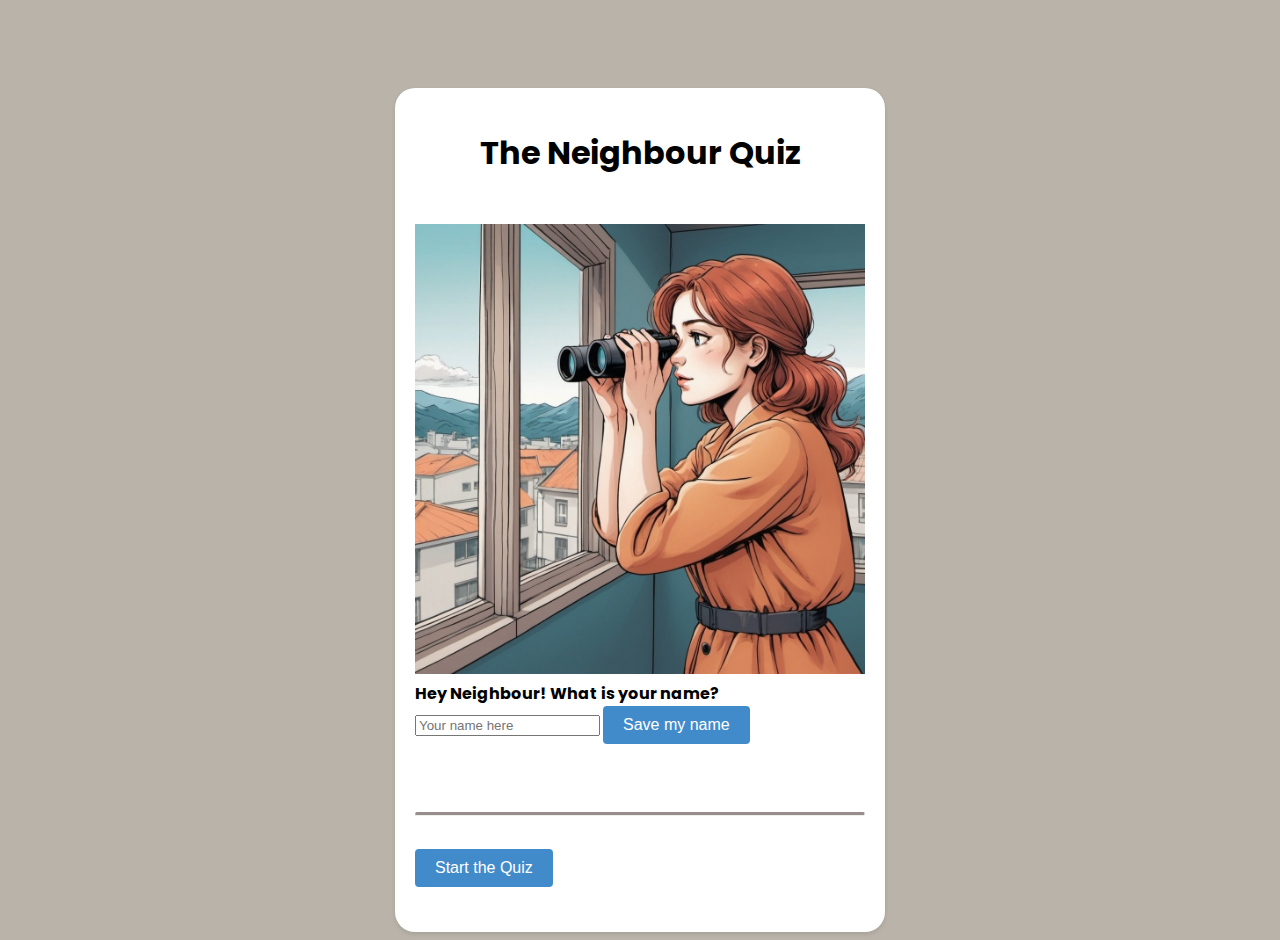
<file: index.html>
<!DOCTYPE html>
<html lang="en">
<head>
    <meta charset="UTF-8">
    <meta name="viewport" content="width=device-width, initial-scale=1.0">
    <title>Neighbour Quiz</title>
    <link rel="stylesheet" href="static/style.css">
</head>
<body>
    <div class="container">
        <h1 id="title"> The Neighbour Quiz </h1>
        <br>
        <img src="static/neighbour.png" id = "image" alt="neighbour">
        
        
        <div id="welcome">

            Hey Neighbour! What is your name? <br>
                        
            <input type="text" id = "nameQuery" placeholder = "Your name here" name = "nameQuery">
            <input type="button" value = "Save my name" id ="addButton"> <br> <br>
            
        </div> 
         <br>
         <hr class="divider">
         <br>
          <form action="/quiz.html"> 
          <input type="submit" value="Start the Quiz" id="startbutton" />
        </form>
        <br>
        
    </div>

    <script src="static/script.js"></script>
</body>
</html>
</file>
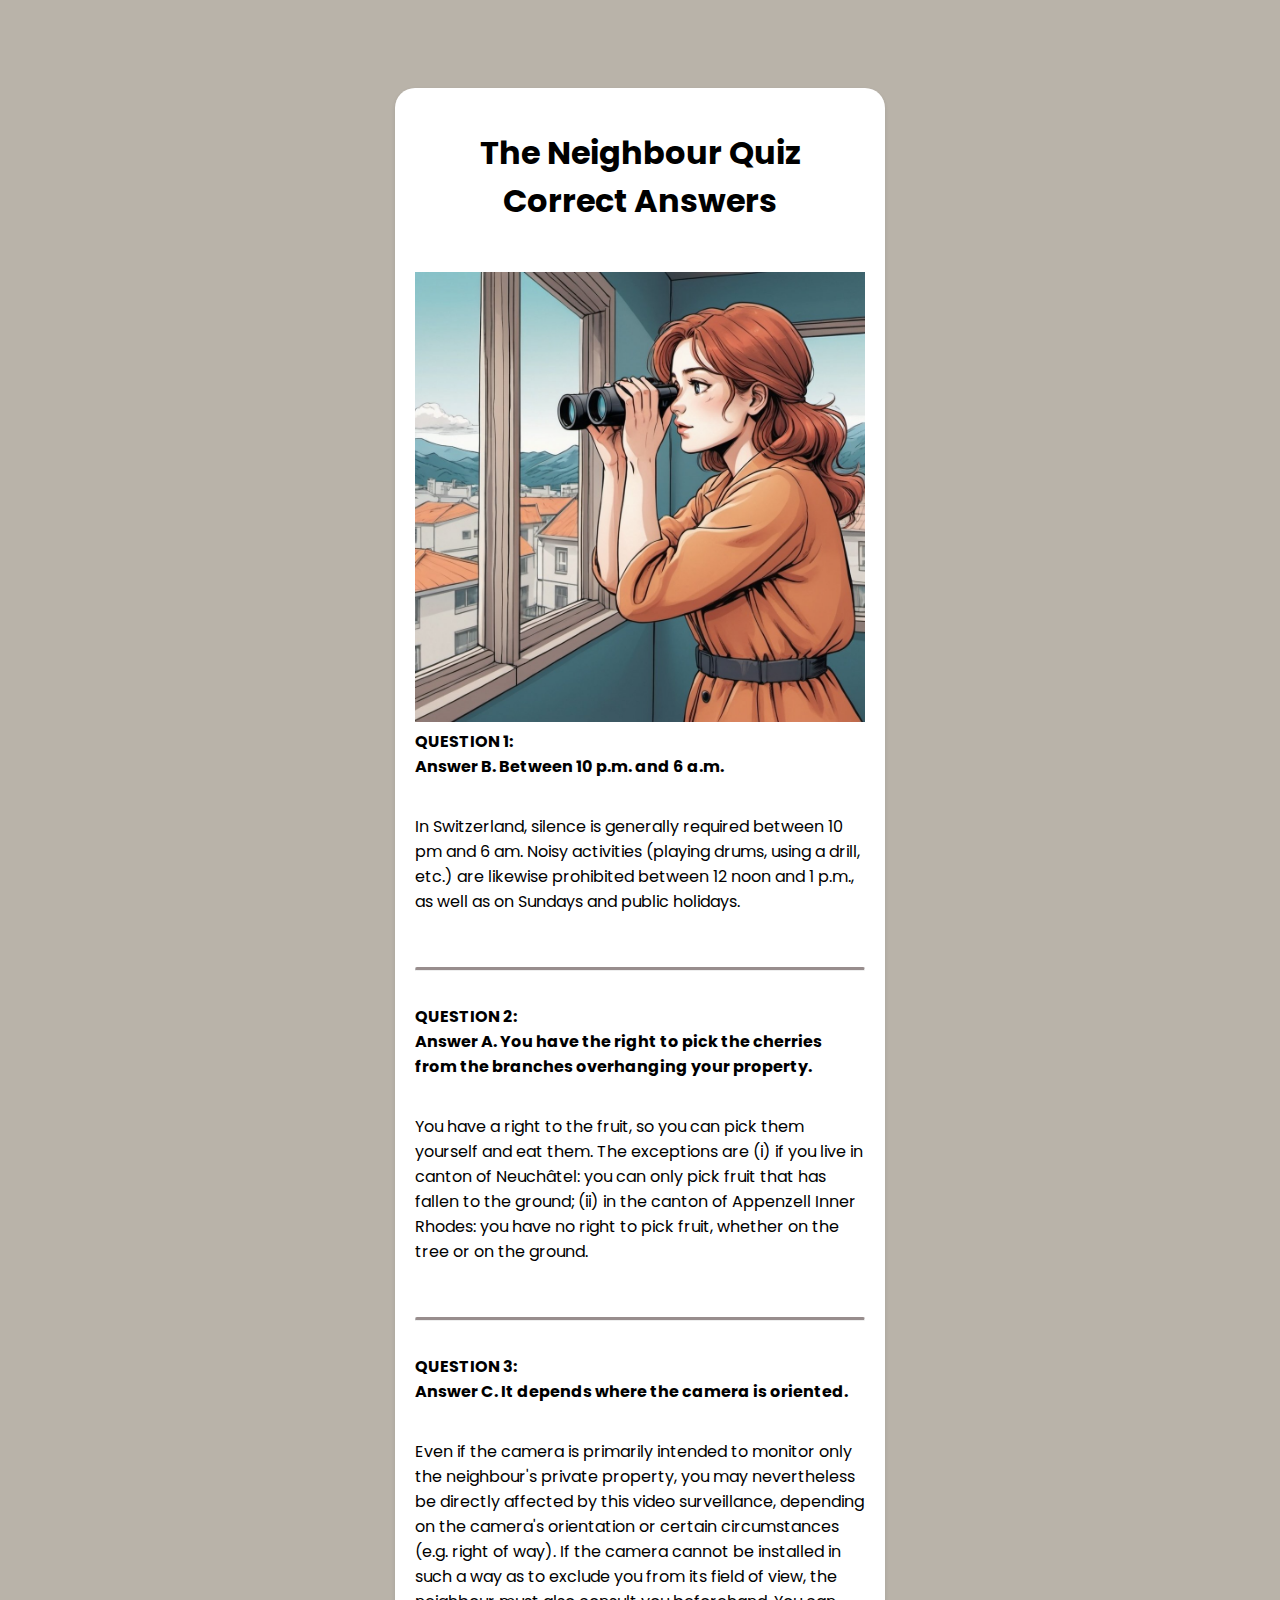
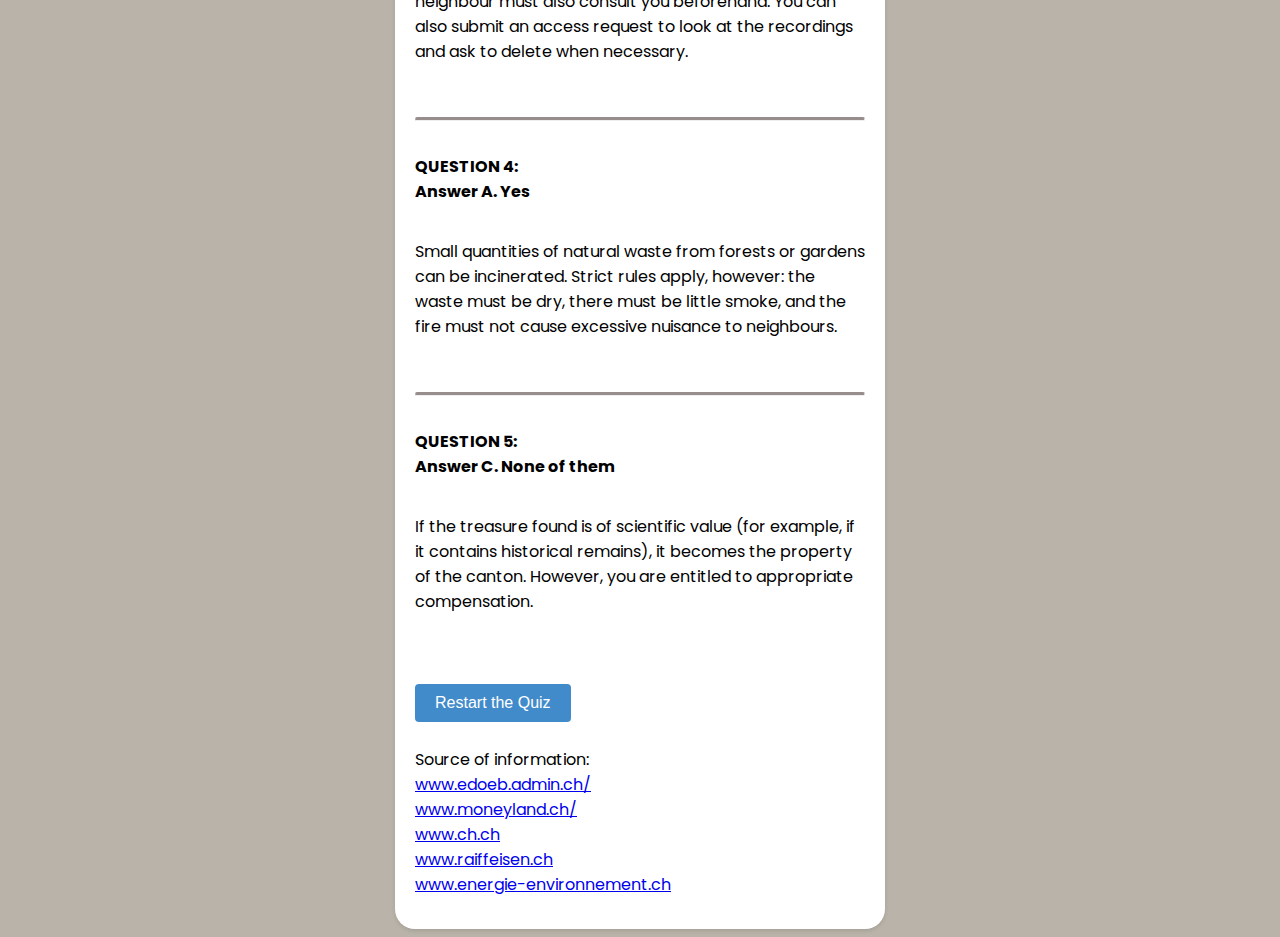
<file: answers.html>
<!DOCTYPE html>
<html lang="en">
<head>
    <meta charset="UTF-8">
    <meta name="viewport" content="width=device-width, initial-scale=1.0">
    <title>Neighbour Quiz</title>
    <link rel="stylesheet" href="static/style.css">
</head>
<body>
    <div class="container">
        <h1 id="title"> The Neighbour Quiz <br> Correct Answers</h1>
        <br>
        <img src="static/neighbour.png" id = "image" alt="neighbour"> <br>
        
        <div  class="question">
    
            QUESTION 1: <br>
            Answer B. Between 10 p.m. and 6 a.m. 
        </div>
        <br>
        <div class="options">
            
            In Switzerland, silence is generally required between 10 pm and 6 am. Noisy activities (playing drums, using a drill, etc.) are likewise prohibited between 12 noon and 1 p.m., as well as on Sundays and public holidays.
    
        </div>
    
        <br>
        <hr class="divider">
        <br>

        <div  class="question">
    
            QUESTION 2:  <br>
            Answer A. You have the right to pick the cherries from the branches overhanging your property.<br>        </div>
        <br>
        <div class="options">
           
           You have a right to the fruit, so you can pick them yourself and eat them. The exceptions are (i) if you live in canton of Neuchâtel: you can only pick fruit that has fallen to the ground; (ii) in the canton of Appenzell Inner Rhodes: you have no right to pick fruit, whether on the tree or on the ground.

        </div>                               
        <br>
        <hr class="divider">
        <br>
        <div  class="question">
    
            QUESTION 3: <br> 
            Answer C. It depends where the camera is oriented.
        </div>
        <br>
        <div class="options">
            Even if the camera is primarily intended to monitor only the neighbour's private property, you may nevertheless be directly affected by this video surveillance, depending on the camera's orientation or certain circumstances (e.g. right of way). If the camera cannot be installed in such a way as to exclude you from its field of view, the neighbour must also consult you beforehand. You can also submit an access request to look at the recordings and ask to delete when necessary.

            <br>
            
        </div>
                        
        <br>
        <hr class="divider">
        <br>
        <div  class="question">
    
            QUESTION 4: <br>
            Answer A. Yes
        </div>
        <br>
        <div class="options">
            Small quantities of natural waste from forests or gardens can be incinerated. Strict rules apply, however: the waste must be dry, there must be little smoke, and the fire must not cause excessive nuisance to neighbours.

           
        </div>
        
        <br>
        <hr class="divider">
        <br>
        
        <div  class="question">
    
            QUESTION 5: <br> 
            Answer C. None of them
        </div>
        <br>
        <div class="options">
            If the treasure found is of scientific value (for example, if it contains historical remains), it becomes the property of the canton. However, you are entitled to appropriate compensation.
                       
        </div> <br><br>
      

            <form action="/">
            <input type="submit" value="Restart the Quiz" id="restartbutton2" />
            </form>
        <br>
        
        <div class="sources">
            Source of information: <br>
            <a href="www.edoeb.admin.ch/"> www.edoeb.admin.ch/</a><br>
            <a href="www.moneyland.ch">www.moneyland.ch/</a><br>
            <a href="www.ch.ch">www.ch.ch </a><br>
            <a href="www.raiffeisen.ch">www.raiffeisen.ch</a><br>
            <a href="www.energie-environnement.ch">www.energie-environnement.ch</a><br>

        </div>

    </div>
    
</body>
</html>
</file>
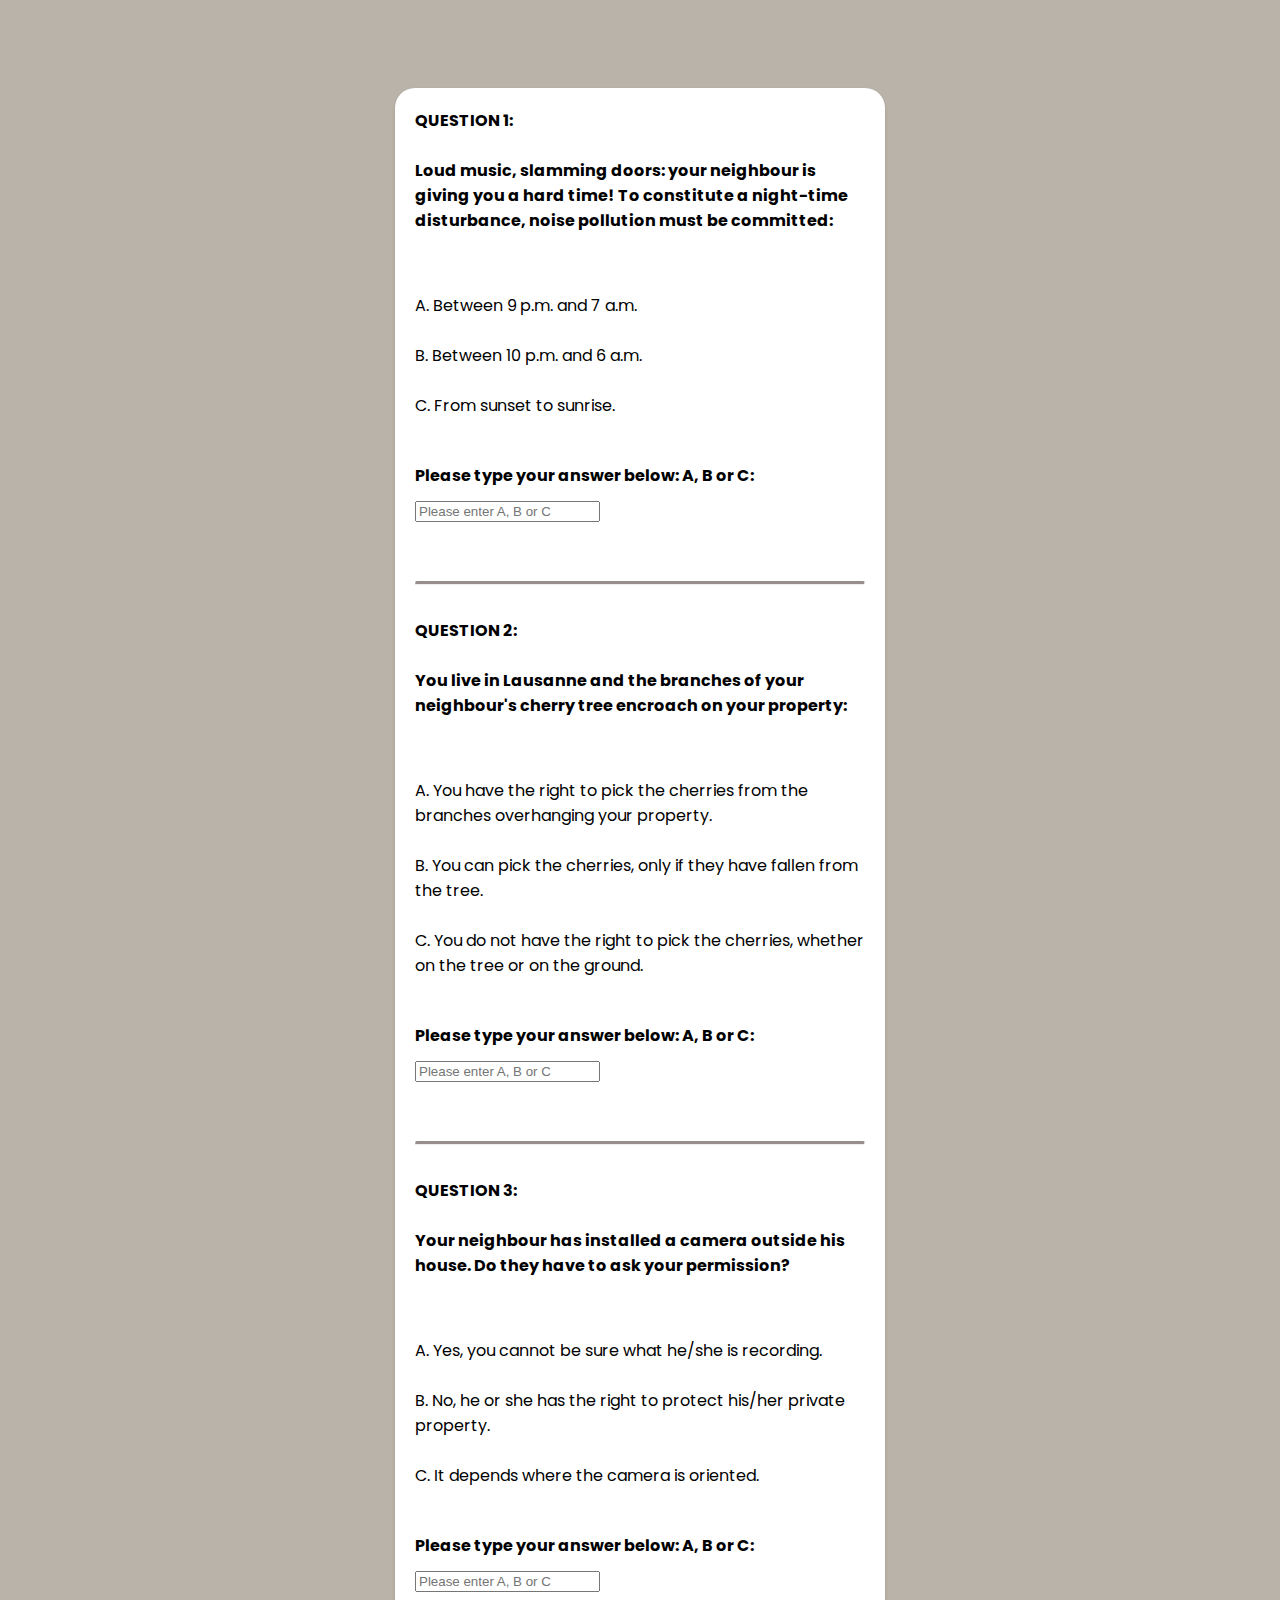
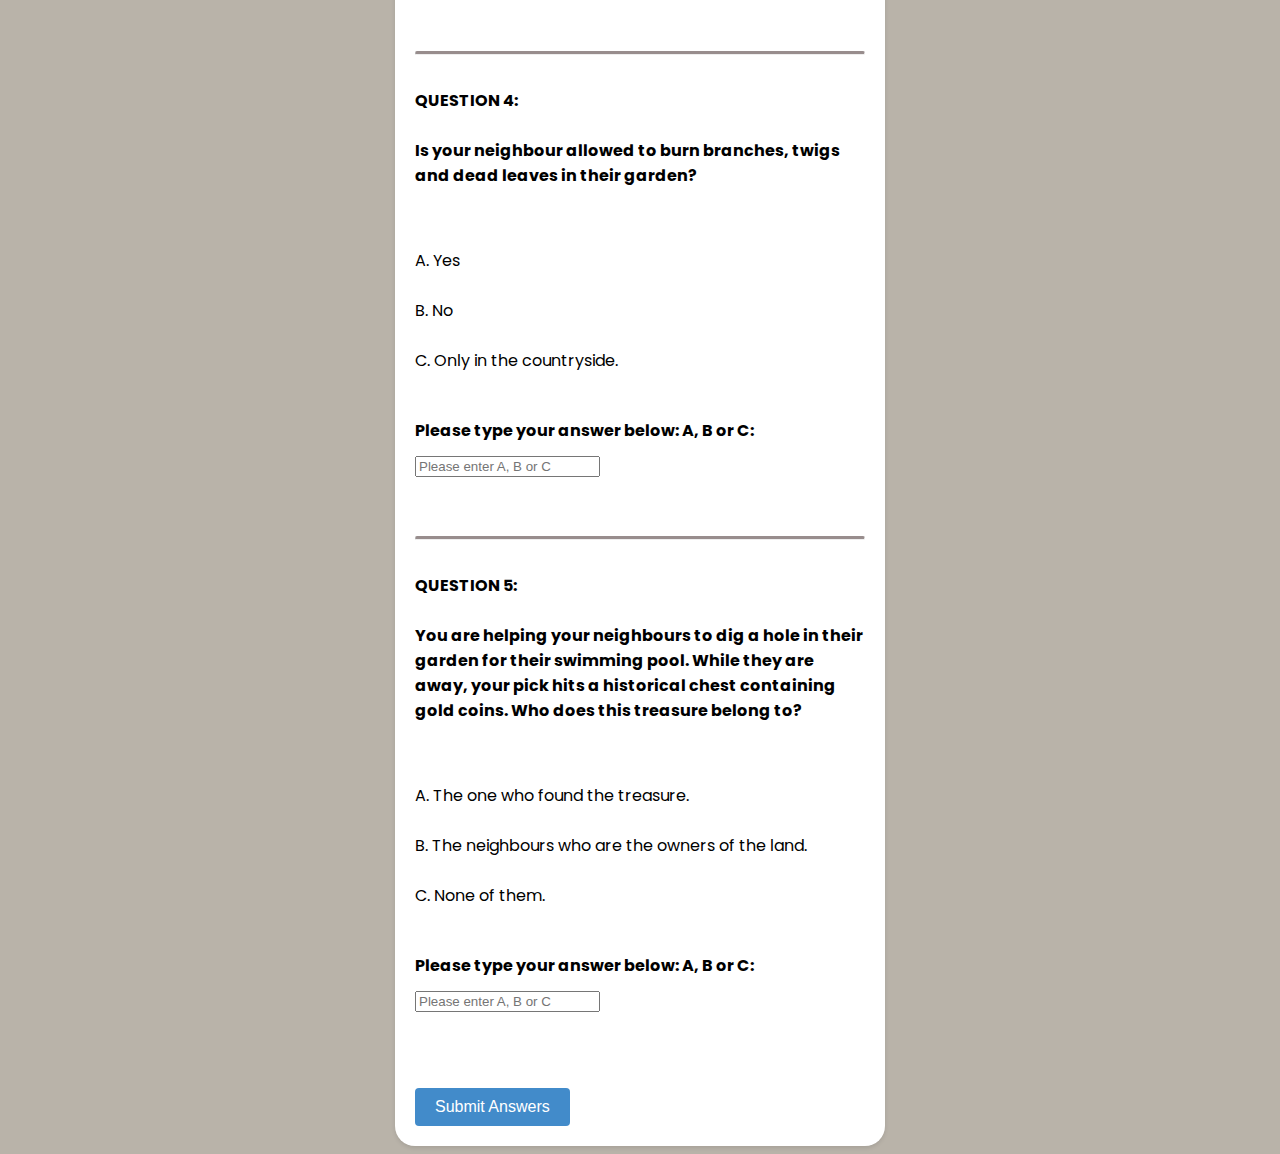
<file: quiz.html>
<!DOCTYPE html>
<html lang="en">
<head>
    <meta charset="UTF-8">
    <meta name="viewport" content="width=device-width, initial-scale=1.0">
    <title>Neighbour Quiz</title>
    <link rel="stylesheet" href="static/style.css">

</head>
<body>
    <header>
        
    </header>
    <div class="container"> 
        <form action="/result.html" method = "get" id = query>
               
            
        <div  class="question">
    
            QUESTION 1: <br><br> 
            Loud music, slamming doors: your neighbour is giving you a hard time! To constitute a night-time disturbance, noise pollution must be committed:

        </div>
        <br><br>
        <div class="options">
            
            A. Between 9 p.m. and 7 a.m. <br><br>
            B. Between 10 p.m. and 6 a.m. <br><br>
            C. From sunset to sunrise. <br><br>
    
        </div>
                        
        <div id="instruction"> Please type your answer below: A, B or C: 

        </div>
                   
            
            <input type="text" id = "query1" placeholder = "Please enter A, B or C" name ="query1"> <br> <br>
            
        

        <br>
        <hr class="divider">
        <br>

        <div  class="question">
    
            QUESTION 2: <br><br> 
            You live in Lausanne and the branches of your neighbour's cherry tree encroach on your property:

        </div>
        <br><br>
        <div class="options">
            A. You have the right to pick the cherries from the branches overhanging your property.<br><br>
            B. You can pick the cherries, only if they have fallen from the tree.<br><br> 
            C. You do not have the right to pick the cherries, whether on the tree or on the ground.<br><br>
              
        </div>
                        
        <div id="instruction"> Please type your answer below: A, B or C: 

        </div>
                   
            
            <input type="text" id = "query2" placeholder = "Please enter A, B or C" name ="query2"> <br> <br>
            

        <br>
        <hr class="divider">
        <br>
        <div  class="question">
    
            QUESTION 3: <br><br> 
            Your neighbour has installed a camera outside his house. Do they have to ask your permission?

        </div>
        <br><br>
        <div class="options">
            
            A. Yes, you cannot be sure what he/she is recording.<br><br>
            B. No, he or she has the right to protect his/her private property.<br><br>
            C. It depends where the camera is oriented.<br><br>
            
        </div>
                        
        <div id="instruction"> Please type your answer below: A, B or C: 

        </div>
                   
            
            <input type="text" id = "query3" placeholder = "Please enter A, B or C" name ="query3"> <br> <br>
            
        

        <br>
        <hr class="divider">
        <br>
        <div  class="question">
    
            QUESTION 4: <br><br> 
            Is your neighbour allowed to burn branches, twigs and dead leaves in their garden?

        </div>
        <br><br>
        <div class="options">
            A. Yes<br><br> 
            B. No<br><br> 
            C. Only in the countryside.<br><br> 
           
        </div>
                        
        <div id="instruction"> Please type your answer below: A, B or C: 

        </div>
                   
            
            <input type="text" id = "query4" placeholder = "Please enter A, B or C" name ="query4"> <br> <br>
            
        

        <br>
        <hr class="divider">
        <br>
        
        <div  class="question">
    
            QUESTION 5: <br><br> 
            You are helping your neighbours to dig a hole in their garden for their swimming pool. While they are away, your pick hits a historical chest containing gold coins. Who does this treasure belong to?

        </div>
        <br><br>
        <div class="options">
            A. The one who found the treasure.<br><br> 
            B. The neighbours who are the owners of the land.<br><br> 
            C. None of them.<br><br> 
                       
        </div>
                        
        <div id="instruction"> Please type your answer below: A, B or C: 

        </div>
                   
            
            <input type="text" id = "query5" placeholder = "Please enter A, B or C" name ="query5"> <br> <br>
            <br><br>

            <input type = "submit" value = "Submit Answers" class="querybutton">
            
        

        </form>      
    </div>
   
</body>
</html>
</file>
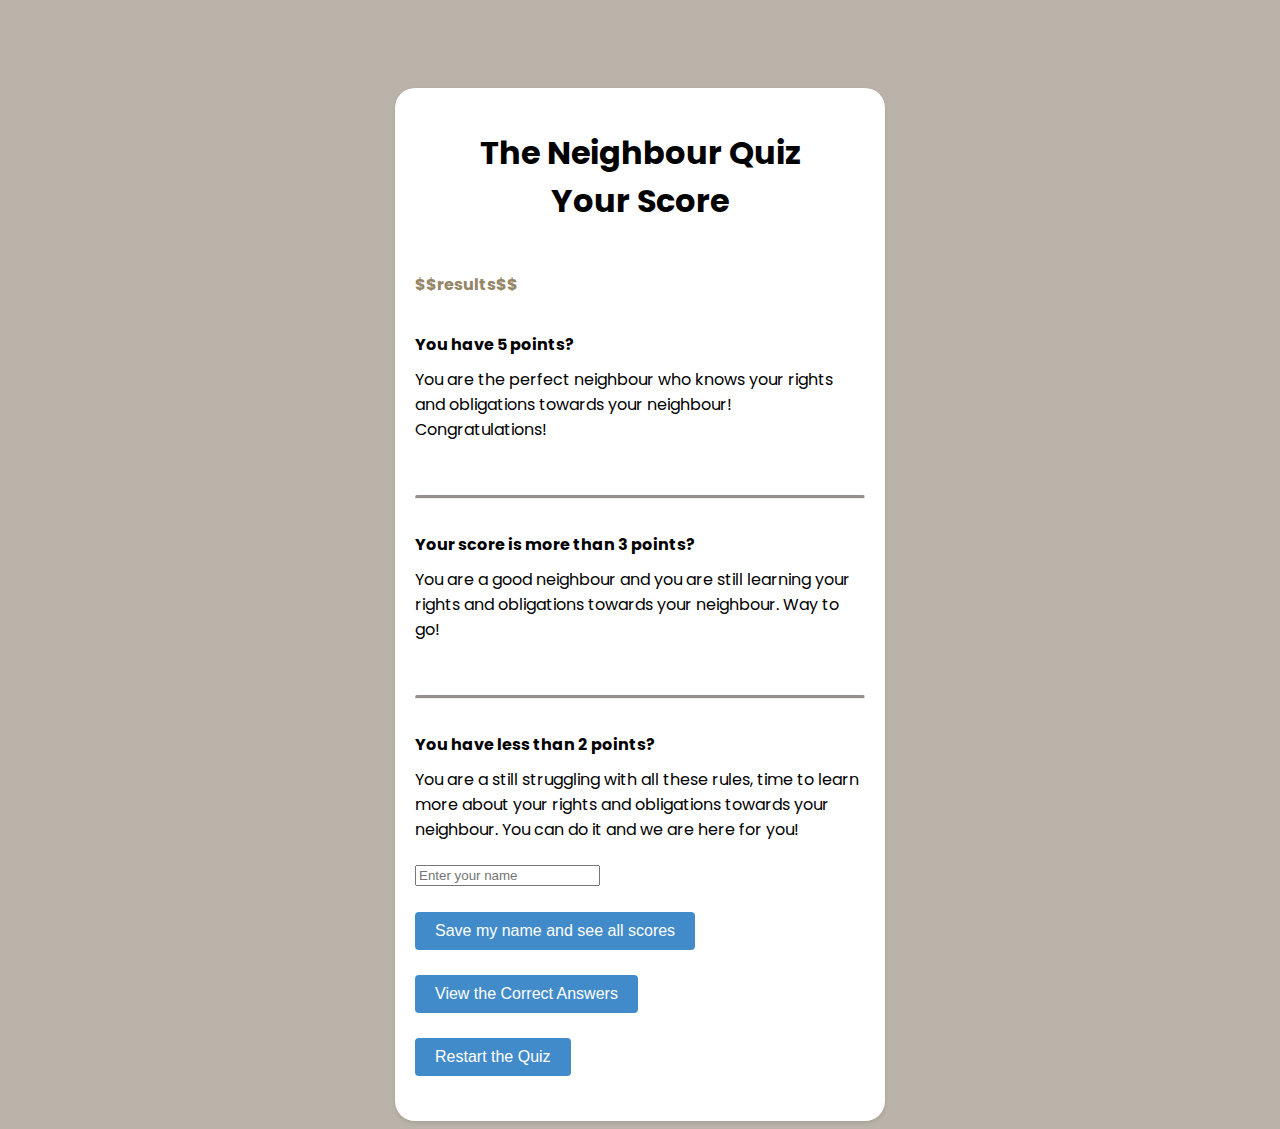
<file: result.html>
<!DOCTYPE html>
<html lang="en">
<head>
    <meta charset="UTF-8">
    <meta name="viewport" content="width=device-width, initial-scale=1.0">
    <title>Neighbour Quiz</title>
    <link rel="stylesheet" href="static/style.css">
</head>
<body>
    <div class="container">
        <h1 id="title"> The Neighbour Quiz <br> Your Score</h1>
        <br>
        <div id="results">
        $$results$$
        </div>
        
        <br>
        <div  class="question">
          You have 5 points? <br>
        </div>
        
        <div class="options">
            You are the perfect neighbour who knows your rights and obligations towards your neighbour! Congratulations!

    
        </div> <br>
        <hr class="divider">
        <br>

        <div  class="question">
    
            Your score is more than 3 points?<br> 
        </div>
        
        <div class="options">
            You are a good neighbour and you are still learning your rights and obligations towards your neighbour. Way to go!

        </div>
        
        <br>
        <hr class="divider">
        <br>
        <div  class="question">
    
            You have less than 2 points? <br> 
            
        </div>
        
        <div class="options">
            
            You are a still struggling with all these rules, time to learn more about your rights and obligations towards your neighbour. You can do it and we are here for you!
        <br>
            
        </div>

        <form action="/scores.html" method = "get" id = query>
            <input type="text" id = "name" placeholder = "Enter your name" name ="name"> <br> <br>
            <input type = "submit" value = "Save my name and see all scores" id="addScoreButton"> <br> <br>
        </form>    

                  
        
        <form action="/answers.html">
            <input type="submit" value="View the Correct Answers" id="answersbutton" />
        </form>
        <br>

               
        <form action="/">
                <input type="submit" value="Restart the Quiz" id="restartbutton1" />
        </form>
            <br>
        
    </div>

</body>
</html>
</file>
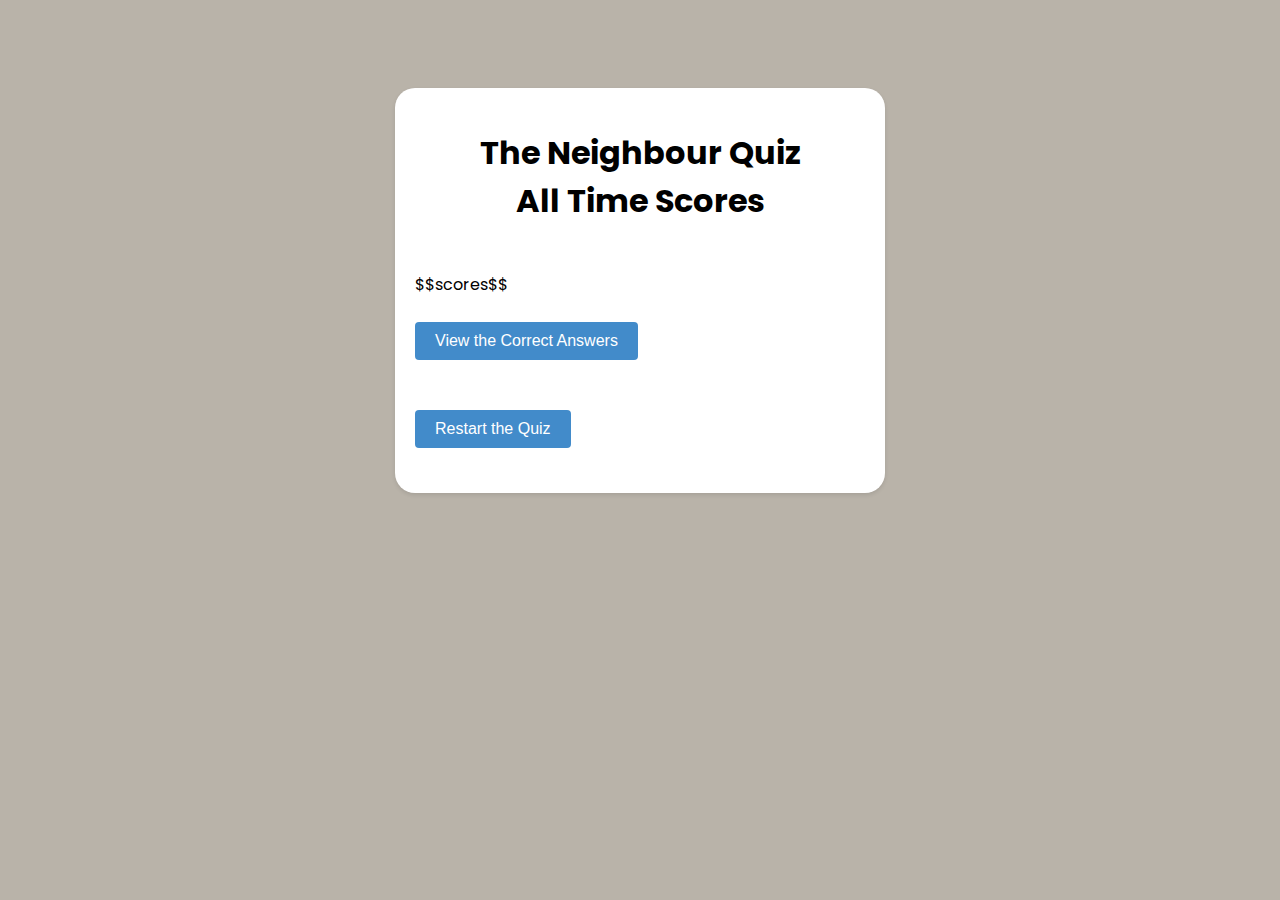
<file: scores.html>
<!DOCTYPE html>
<html lang="en">
<head>
    <meta charset="UTF-8">
    <meta name="viewport" content="width=device-width, initial-scale=1.0">
    <title>Neighbour Quiz</title>
    <link rel="stylesheet" href="static/style.css">
</head>
<body>
    <div class="container">
        <h1 id="title"> The Neighbour Quiz <br> All Time Scores</h1>
        <br>
        <div id="options">
        $$scores$$
        </div>
        
       <br> 
       <form action="/answers.html">
       <input type="submit" value="View the Correct Answers" id="answersbutton" />
       </form>
       <br>
        <br>
                       
        <form action="/">
                <input type="submit" value="Restart the Quiz" id="restartbutton1" />
        </form>
            <br>
        
    </div>

</body>
</html>
</file>
<file: static/style.css>
@import url('https://fonts.googleapis.com/css2?family=Poppins:wght@400;500;700&display=swap');

body {
  font-family: 'Poppins', sans-serif;
  background: #b9b3a9;
  display: flex;
  justify-content: center;
}

.container {
  width: 450px;
  padding: 20px;
  margin-top: 80px;
  background-color: #fff;
  box-shadow: 0 2px 4px rgba(0, 0, 0, 0.1);
  border-radius: 20px;
}

h1 {
  text-align: center;
}

#startbutton {
    display: inline-block;
    padding: 10px 20px;
    background-color: #428bca;
    color: #fff;
    border: none;
    cursor: pointer;
    font-size: 16px;
    border-radius: 4px;
    transition: background-color 0.3s;
    margin-right: 10px;
  }
  
  #startbutton:hover {
    background-color: #3071a9;
  }

  #addButton {
    display: inline-block;
    padding: 10px 20px;
    background-color: #428bca;
    color: #fff;
    border: none;
    cursor: pointer;
    font-size: 16px;
    border-radius: 4px;
    transition: background-color 0.3s;
    margin-right: 10px;
  }
  
  #addButton:hover {
    background-color: #3071a9;
  }
  #image {
    width: 450px;
    height:450px;
   
  }
  
  #welcome {
    font-weight: bold;
    margin-bottom: 10px;
  }

  .question {
    font-weight: bold;
    margin-bottom: 10px;
  }
  
  .options {
    margin-bottom: 20px;
    display: block;
  }
  
  #instruction {
    font-weight: bold;
    margin-bottom: 10px;
  }

  .querybutton {
    display: inline-block;
    padding: 10px 20px;
    background-color: #428bca;
    color: #fff;
    border: none;
    cursor: pointer;
    font-size: 16px;
    border-radius: 4px;
    transition: background-color 0.3s;
    margin-right: 10px;
  }
  
  .querybutton:hover {
    background-color: #3071a9;
  }

  #restartbutton1 {
    display: inline-block;
    padding: 10px 20px;
    background-color: #428bca;
    color: #fff;
    border: none;
    cursor: pointer;
    font-size: 16px;
    border-radius: 4px;
    transition: background-color 0.3s;
    margin-right: 10px;
  }
  
  #restartbutton1:hover {
    background-color: #3071a9;
  }
  #restartbutton2 {
    display: inline-block;
    padding: 10px 20px;
    background-color: #428bca;
    color: #fff;
    border: none;
    cursor: pointer;
    font-size: 16px;
    border-radius: 4px;
    transition: background-color 0.3s;
    margin-right: 10px;
  }
  
  #restartbutton2:hover {
    background-color: #3071a9;
  }
  .divider {
    border-top: 3px solid #988d8d;
    border-radius: 2px;
  }

  .sources {
    margin-bottom: 12px;
    display: block;
  }

  #answersbutton {
    display: inline-block;
    padding: 10px 20px;
    background-color: #428bca;
    color: #fff;
    border: none;
    cursor: pointer;
    font-size: 16px;
    border-radius: 4px;
    transition: background-color 0.3s;
    margin-right: 10px;
  }
  
  #answersbutton:hover {
    background-color: #3071a9;
  }

  #results {
    font-weight: bold;
    margin-bottom: 10px;
    color: #968566;
  }

  #logOutButton {
    display: inline-block;
    padding: 10px 20px;
    background-color: #428bca;
    color: #fff;
    border: none;
    cursor: pointer;
    font-size: 16px;
    border-radius: 4px;
    transition: background-color 0.3s;
    margin-right: 10px;
  }
  
  #logOutButton:hover {
    background-color: #3071a9;
  }

  #addScoreButton {
    display: inline-block;
    padding: 10px 20px;
    background-color: #428bca;
    color: #fff;
    border: none;
    cursor: pointer;
    font-size: 16px;
    border-radius: 4px;
    transition: background-color 0.3s;
    margin-right: 10px;
  }
  
  #addScoreButton:hover {
    background-color: #3071a9;
  }

  #newAddButton {
    display: inline-block;
    padding: 10px 20px;
    background-color: #428bca;
    color: #fff;
    border: none;
    cursor: pointer;
    font-size: 16px;
    border-radius: 4px;
    transition: background-color 0.3s;
    margin-right: 10px;
  }
  
  #newAddButton:hover {
    background-color: #3071a9;
  }
</file>
